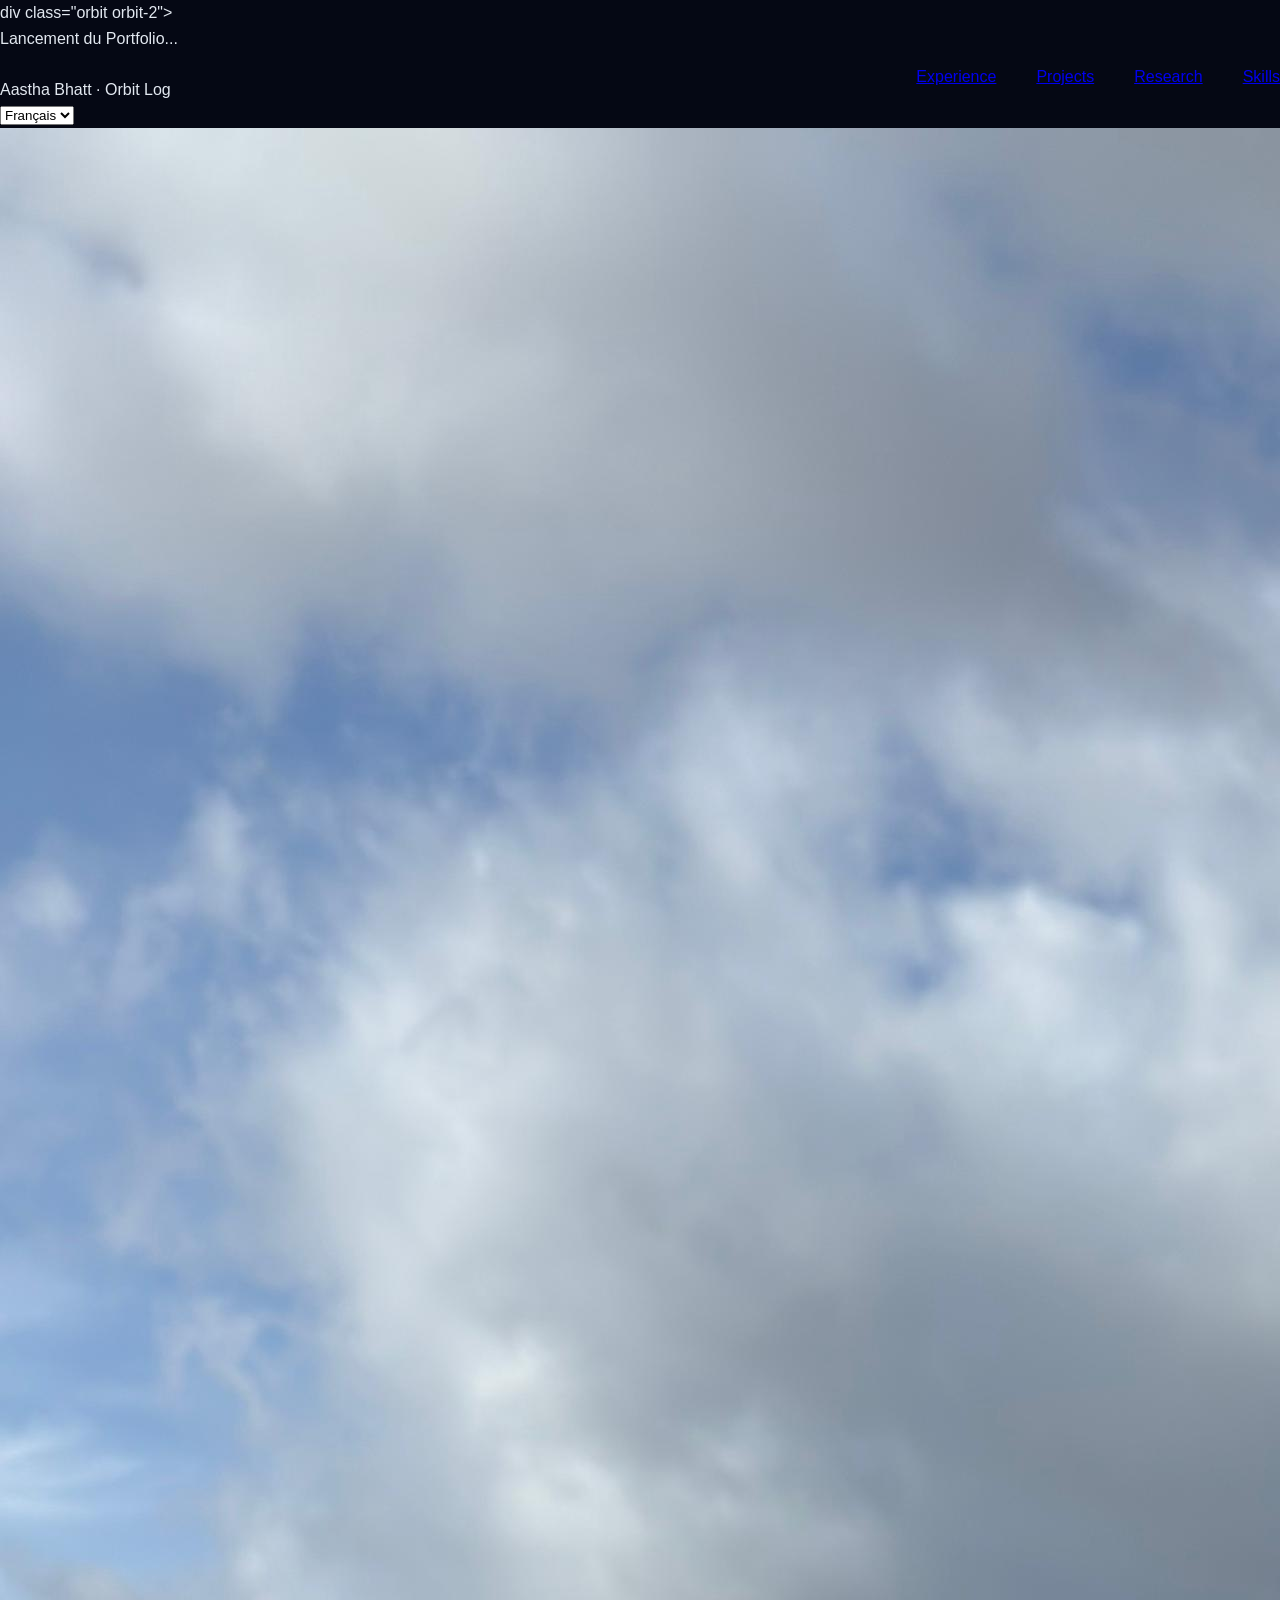
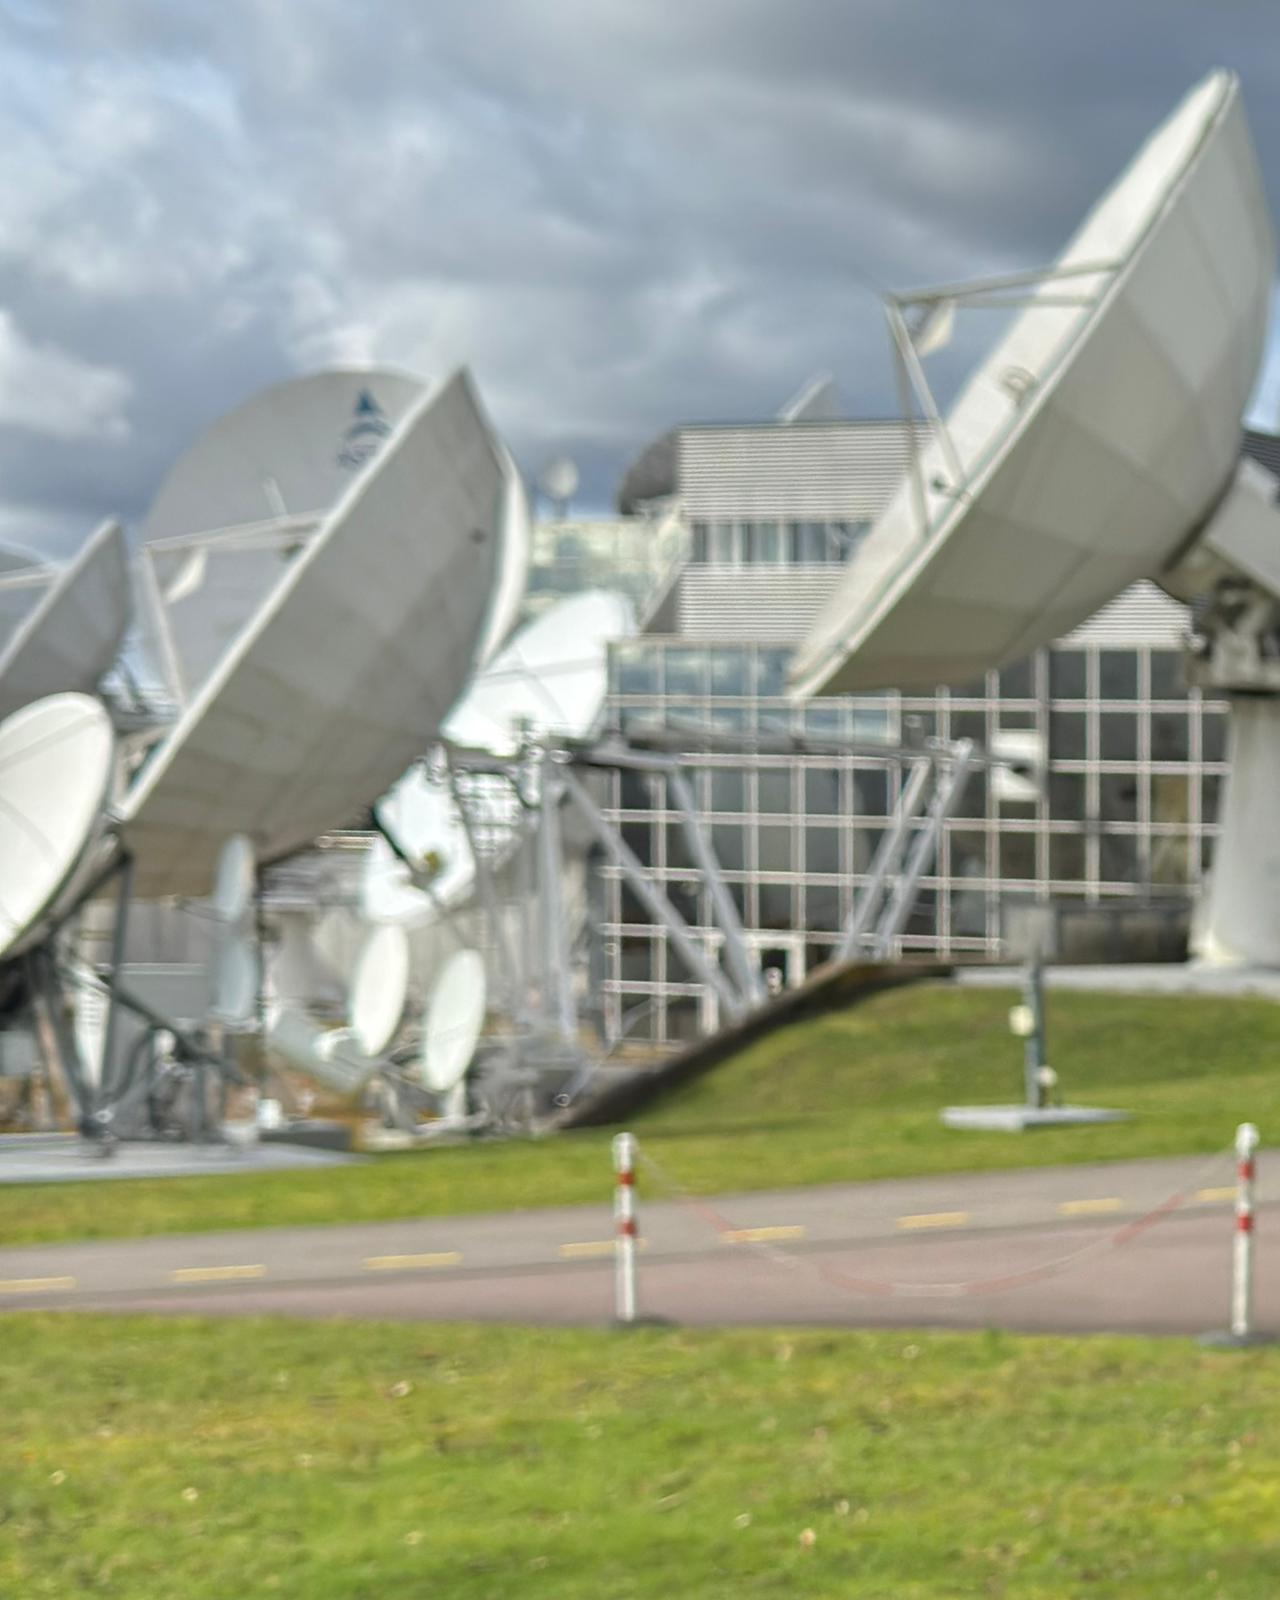
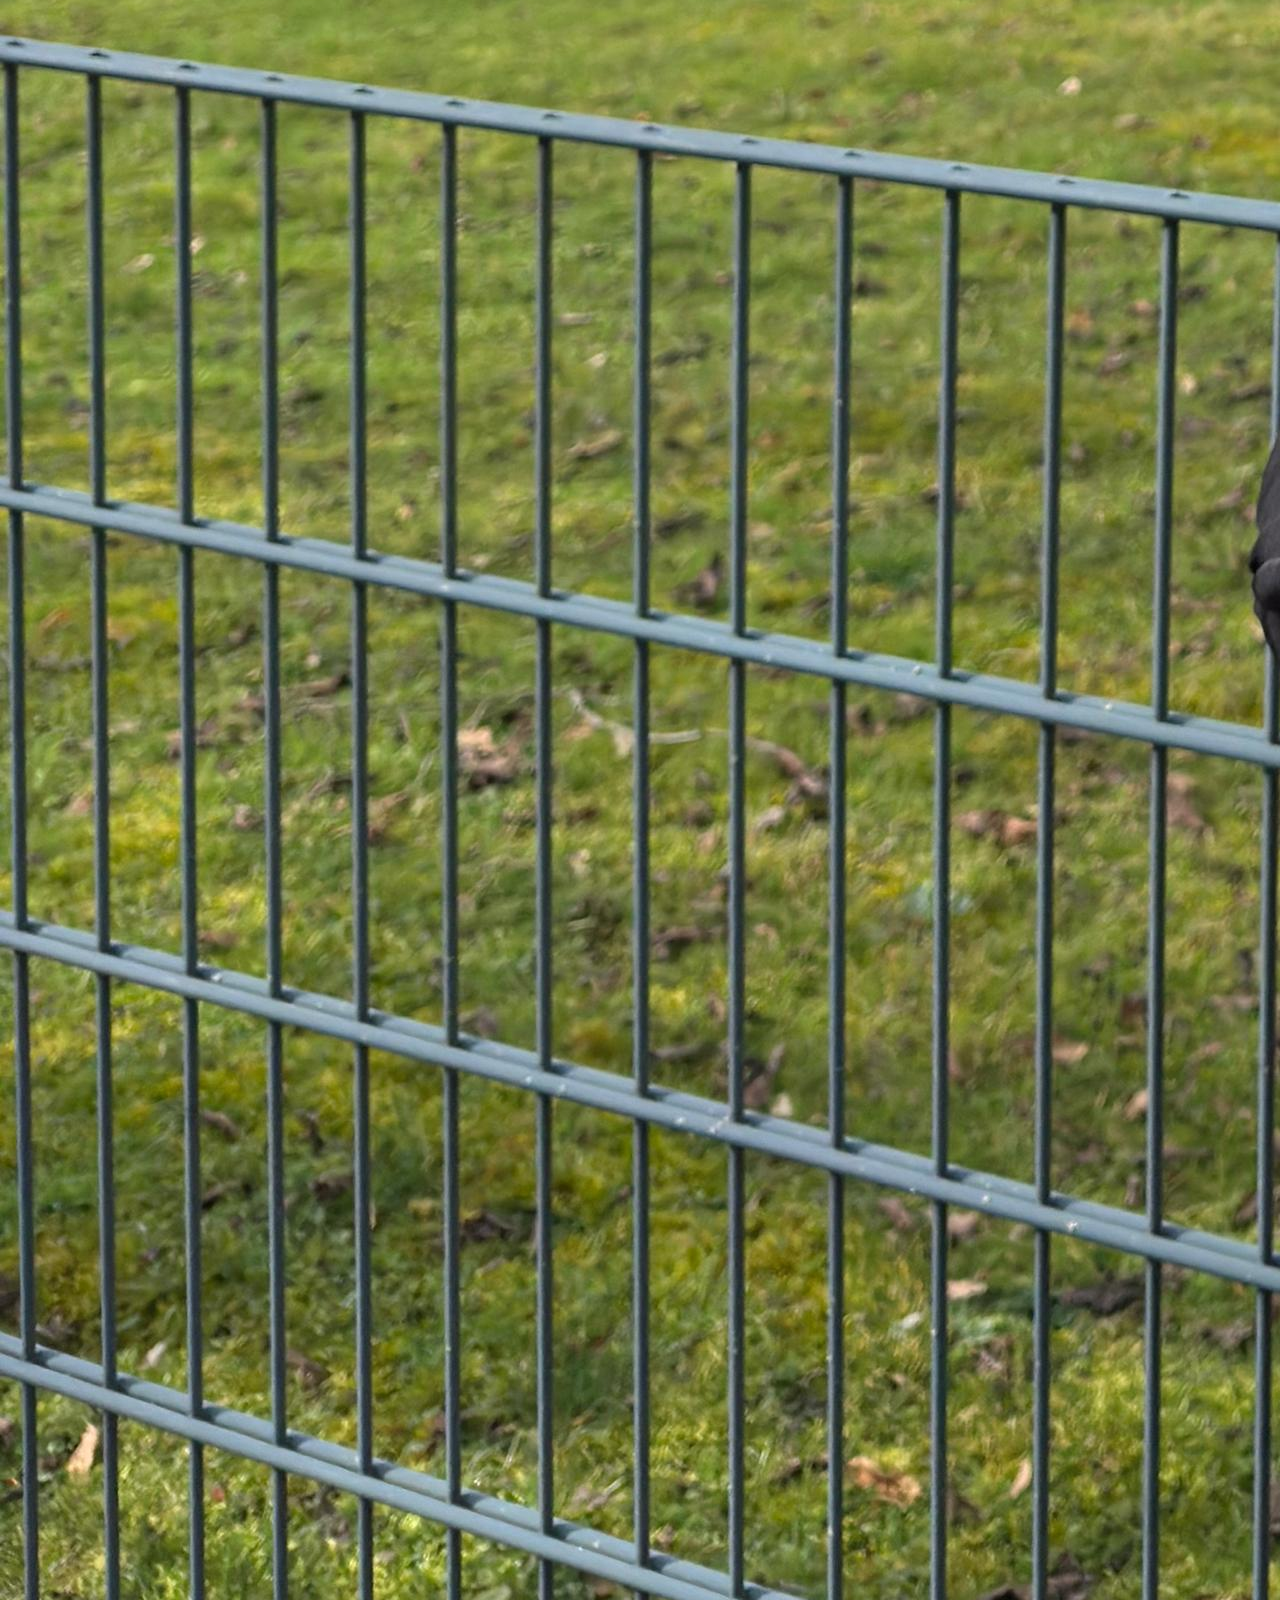
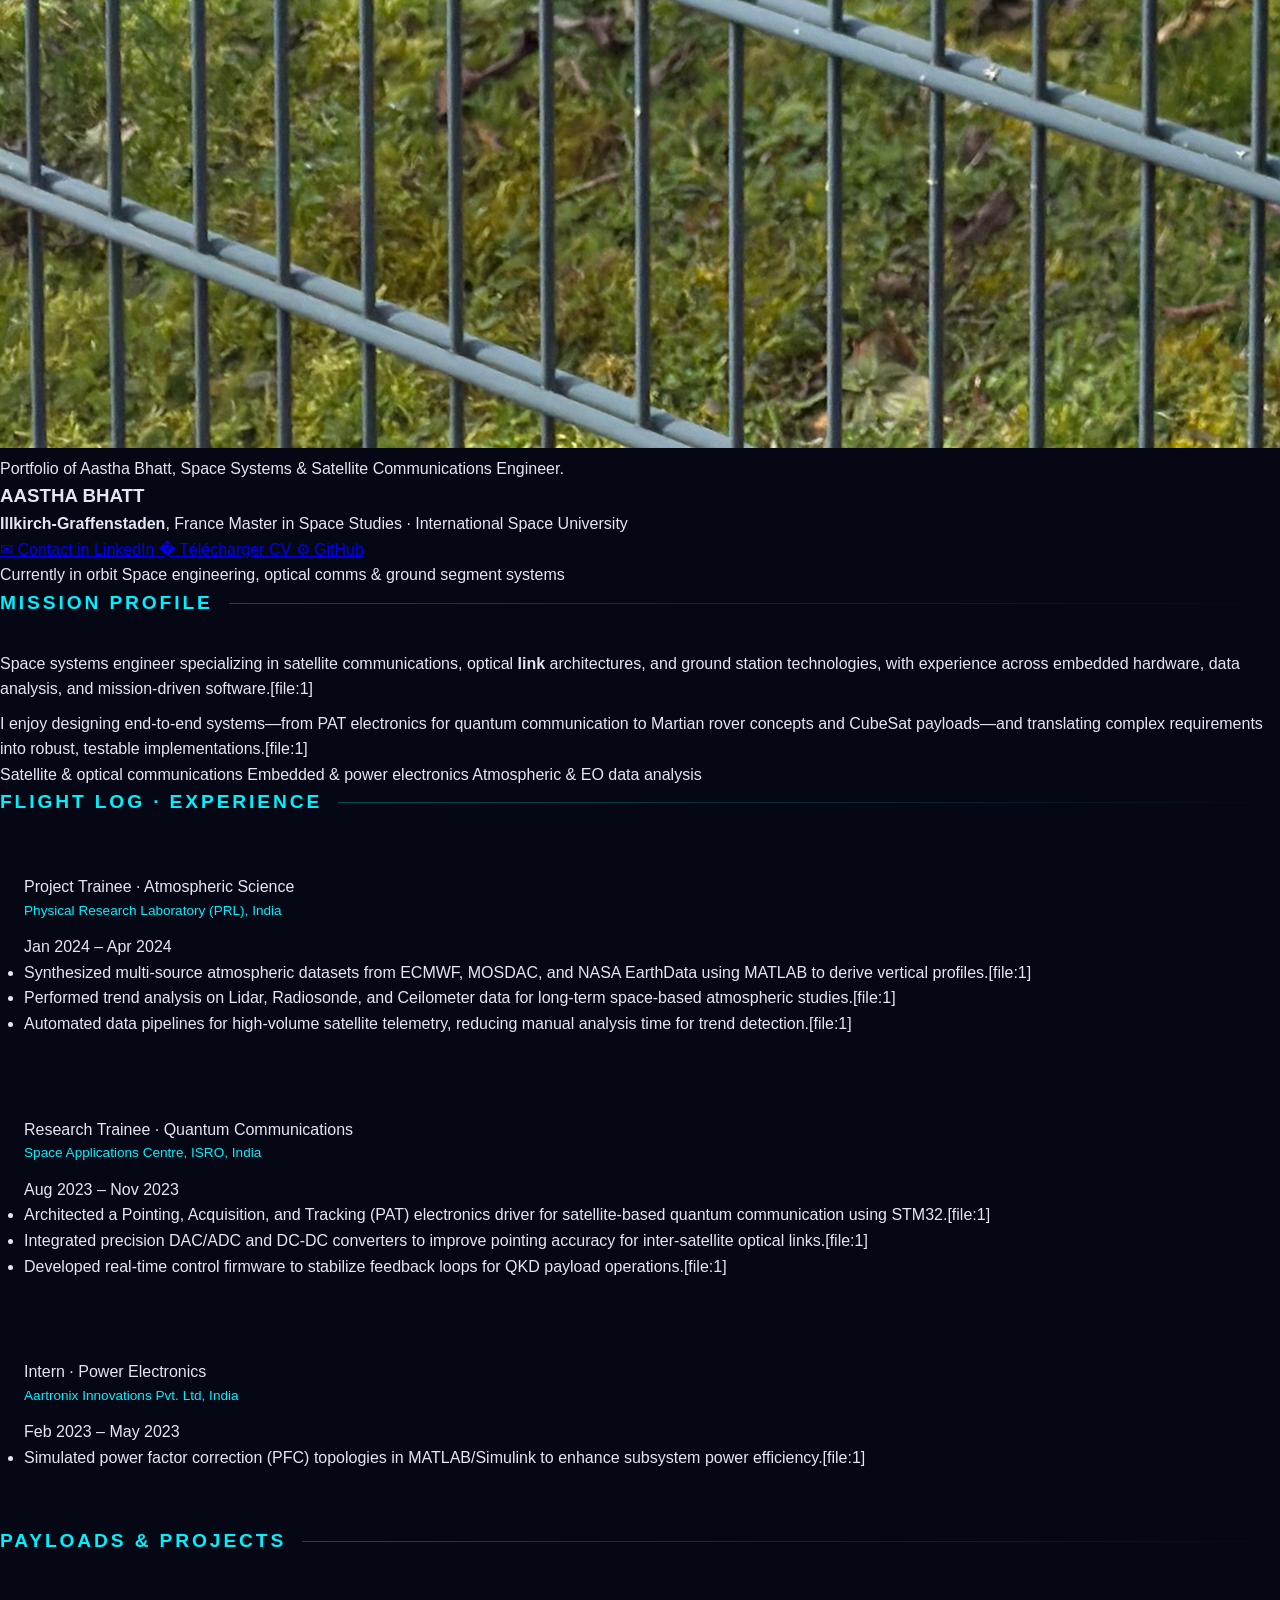
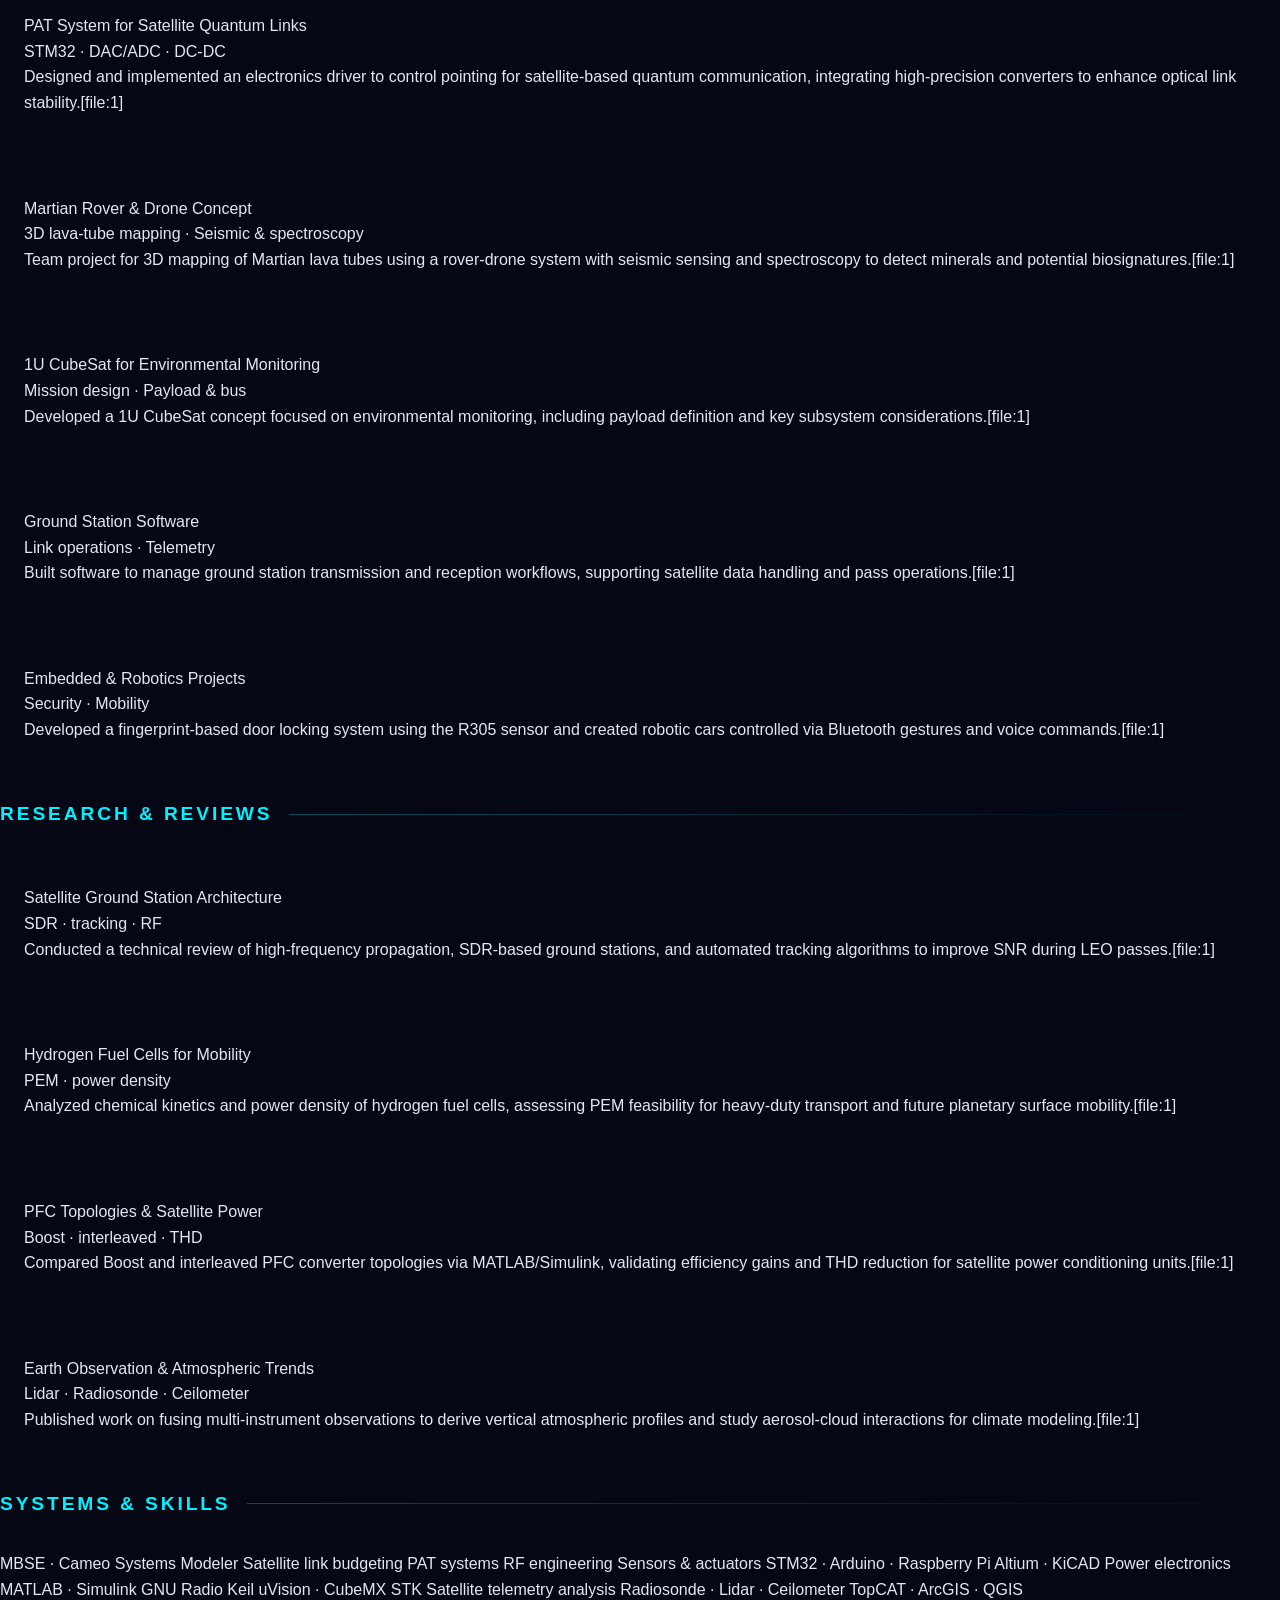
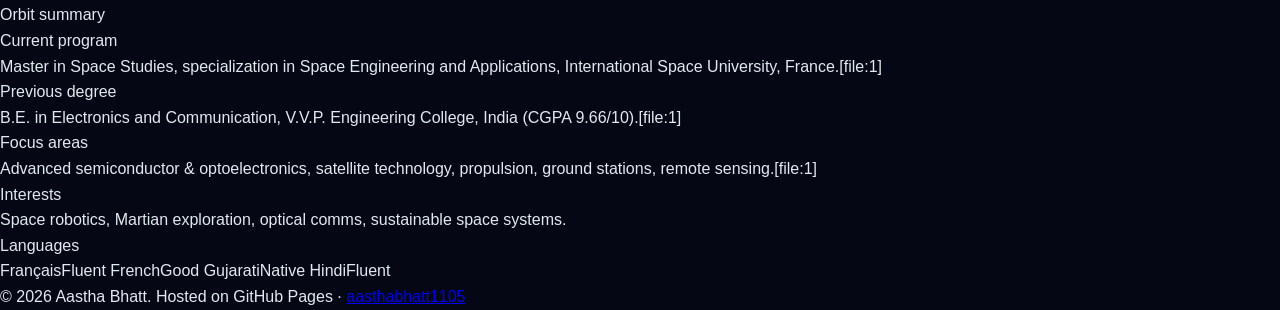
<file: index-fr.html>
<!DOCTYPE html>
<html lang="fr">
<head>
  <meta charset="UTF-8" />
  <title>Aastha Bhatt | Systèmes Spatiaux & Communications par Satellite</title>
  <meta name="viewport" content="width=device-width, initial-scale=1.0" />
  <meta name="description" content="Portfolio of Aastha Bhatt, Portfolio of Aastha Bhatt, Space Systems & Satellite Communications Engineer. Engineer." />
  
  
  <link rel="stylesheet" href="style.css" />
</head>
  

<body>
  <div class="orbit"></div>
div class="orbit orbit-2"></div>
  <div class="orbit orbit-3"></div>

  
<div id="rocket-loader">
  <div class="rocket">
    <div class="rocket-body">
      <div class="rocket-window"></div>
    </div>
    <div class="rocket-fin left"></div>
    <div class="rocket-fin right"></div>
    <div class="rocket-flame"></div>
  </div>
  <div class="loading-text">Lancement du Portfolio...</div>
</div>
  <header>
    <nav class="nav">
      <div class="nav-left">
        <div class="logo-orbit"><span></span></div>
        <div class="nav-title">Aastha Bhatt · Orbit Log</div>
      </div>
      <div class="nav-links">
        <a href="#experience">Experience</a>
        <a href="#projects">Projects</a>
        <a href="#research">Research</a>
        <a href="#skills">Skills</a>
      </div>
    </nav>
  </header>

  <main>
    <section class="layout">
      <!-- Left column: main content -->
      <article class="card">
        
        
<!-- Language Switcher -->
<div class="language-switcher">
    <select id="language-selector" onchange="switchLanguage(this.value)">
    <option value="en">English</option>
    <option value="fr" selected>Français</option>
  </select>
</div><div class="card-inner">
          <!-- Hero -->
          <div class="hero-header">
            <div class="avatar-wrap">
              <div class="avatar">
                <!-- Replace profile.jpg.jpg with your actual file name if different -->
                <img src="profile.jpg.jpg" alt="Portrait of Aastha Bhatt in front of satellite dishes" />
              </div>
            </div>
            <div class="hero-text">
              <div class="hero-subtitle">Portfolio of Aastha Bhatt, Space Systems & Satellite Communications Engineer.</div>
              <h1>Aastha Bhatt</h1>
              <div class="hero-meta">
                <span><strong>Illkirch‑Graffenstaden</strong>, France</span>
                <span>Master in Space Studies · International Space University</span>
              </div>
              <div class="hero-actions">
                <a class="btn" href="mailto:aasthsabhatt10@gmail.com">
                  <span class="icon">✉</span>
                  <span>Contact</span>
                </a>
                <a class="btn secondary" href="https://www.linkedin.com/in/aastha-bhatt-294286215/" target="_blank" rel="noreferrer">
                  <span class="icon">in</span>
                  <span>LinkedIn</span>
                </a>
                <a class="btn" href="Aastha_Bhatt.pdf" download>
                  <span class="icon">�</span>
                  <span>Télécharger CV</span>
                </a>
                <a class="btn secondary" href="https://github.com/aasthabhatt1105" target="_blank" rel="noreferrer">
                  <span class="icon">⚙</span>
                  <span>GitHub</span>
                </a>
              </div>
              <div class="hero-pill">
                <span class="hero-pill-dot"></span>
                <span class="label">Currently in orbit</span>
                <span>Space engineering, optical comms & ground segment systems</span>
              </div>
            </div>
          </div>

          <!-- About -->
          <section class="section">
            <h2 class="section-title">Mission profile</h2>
            <p>
              Space systems engineer specializing in satellite communications, optical <strong>link</strong> architectures, and ground station technologies, with experience across embedded hardware, data analysis, and mission‑driven software.[file:1]
            </p>
            <p style="margin-top:0.55rem;">
              I enjoy designing end‑to‑end systems—from PAT electronics for quantum communication to Martian rover concepts and CubeSat payloads—and translating complex requirements into robust, testable implementations.[file:1]
            </p>
            <div class="badge-row">
              <span class="badge">Satellite & optical communications</span>
              <span class="badge">Embedded & power electronics</span>
              <span class="badge">Atmospheric & EO data analysis</span>
            </div>
          </section>

          <!-- Experience -->
          <section class="section" id="experience">
            <h2 class="section-title">Flight log · Experience</h2>
            <div class="timeline">
              <div class="timeline-item">
                <div class="timeline-dot"></div>
                <div class="timeline-heading">
                  <div>
                    <div class="timeline-role">Project Trainee · Atmospheric Science</div>
                    <div class="timeline-org">Physical Research Laboratory (PRL), India</div>
                  </div>
                  <div class="timeline-meta">Jan 2024 – Apr 2024</div>
                </div>
                <div class="timeline-body">
                  <ul>
                    <li>Synthesized multi‑source atmospheric datasets from ECMWF, MOSDAC, and NASA EarthData using MATLAB to derive vertical profiles.[file:1]</li>
                    <li>Performed trend analysis on Lidar, Radiosonde, and Ceilometer data for long‑term space‑based atmospheric studies.[file:1]</li>
                    <li>Automated data pipelines for high‑volume satellite telemetry, reducing manual analysis time for trend detection.[file:1]</li>
                  </ul>
                </div>
              </div>

              <div class="timeline-item">
                <div class="timeline-dot"></div>
                <div class="timeline-heading">
                  <div>
                    <div class="timeline-role">Research Trainee · Quantum Communications</div>
                    <div class="timeline-org">Space Applications Centre, ISRO, India</div>
                  </div>
                  <div class="timeline-meta">Aug 2023 – Nov 2023</div>
                </div>
                <div class="timeline-body">
                  <ul>
                    <li>Architected a Pointing, Acquisition, and Tracking (PAT) electronics driver for satellite‑based quantum communication using STM32.[file:1]</li>
                    <li>Integrated precision DAC/ADC and DC‑DC converters to improve pointing accuracy for inter‑satellite optical links.[file:1]</li>
                    <li>Developed real‑time control firmware to stabilize feedback loops for QKD payload operations.[file:1]</li>
                  </ul>
                </div>
              </div>

              <div class="timeline-item">
                <div class="timeline-dot"></div>
                <div class="timeline-heading">
                  <div>
                    <div class="timeline-role">Intern · Power Electronics</div>
                    <div class="timeline-org">Aartronix Innovations Pvt. Ltd, India</div>
                  </div>
                  <div class="timeline-meta">Feb 2023 – May 2023</div>
                </div>
                <div class="timeline-body">
                  <ul>
                    <li>Simulated power factor correction (PFC) topologies in MATLAB/Simulink to enhance subsystem power efficiency.[file:1]</li>
                  </ul>
                </div>
              </div>
            </div>
          </section>

          <!-- Projects -->
          <section class="section" id="projects">
            <h2 class="section-title">Payloads & projects</h2>
            <div class="timeline">
              <div class="timeline-item">
                <div class="timeline-dot"></div>
                <div class="timeline-heading">
                  <div class="timeline-role">PAT System for Satellite Quantum Links</div>
                  <div class="timeline-meta">STM32 · DAC/ADC · DC‑DC</div>
                </div>
                <div class="timeline-body">
                  Designed and implemented an electronics driver to control pointing for satellite‑based quantum communication, integrating high‑precision converters to enhance optical link stability.[file:1]
                </div>
              </div>

              <div class="timeline-item">
                <div class="timeline-dot"></div>
                <div class="timeline-heading">
                  <div class="timeline-role">Martian Rover & Drone Concept</div>
                  <div class="timeline-meta">3D lava‑tube mapping · Seismic & spectroscopy</div>
                </div>
                <div class="timeline-body">
                  Team project for 3D mapping of Martian lava tubes using a rover‑drone system with seismic sensing and spectroscopy to detect minerals and potential biosignatures.[file:1]
                </div>
              </div>

              <div class="timeline-item">
                <div class="timeline-dot"></div>
                <div class="timeline-heading">
                  <div class="timeline-role">1U CubeSat for Environmental Monitoring</div>
                  <div class="timeline-meta">Mission design · Payload & bus</div>
                </div>
                <div class="timeline-body">
                  Developed a 1U CubeSat concept focused on environmental monitoring, including payload definition and key subsystem considerations.[file:1]
                </div>
              </div>

              <div class="timeline-item">
                <div class="timeline-dot"></div>
                <div class="timeline-heading">
                  <div class="timeline-role">Ground Station Software</div>
                  <div class="timeline-meta">Link operations · Telemetry</div>
                </div>
                <div class="timeline-body">
                  Built software to manage ground station transmission and reception workflows, supporting satellite data handling and pass operations.[file:1]
                </div>
              </div>

              <div class="timeline-item">
                <div class="timeline-dot"></div>
                <div class="timeline-heading">
                  <div class="timeline-role">Embedded & Robotics Projects</div>
                  <div class="timeline-meta">Security · Mobility</div>
                </div>
                <div class="timeline-body">
                  Developed a fingerprint‑based door locking system using the R305 sensor and created robotic cars controlled via Bluetooth gestures and voice commands.[file:1]
                </div>
              </div>
            </div>
          </section>

          <!-- Research -->
          <section class="section" id="research">
            <h2 class="section-title">Research & reviews</h2>
            <div class="timeline">
              <div class="timeline-item">
                <div class="timeline-dot"></div>
                <div class="timeline-heading">
                  <div class="timeline-role">Satellite Ground Station Architecture</div>
                  <div class="timeline-meta">SDR · tracking · RF</div>
                </div>
                <div class="timeline-body">
                  Conducted a technical review of high‑frequency propagation, SDR‑based ground stations, and automated tracking algorithms to improve SNR during LEO passes.[file:1]
                </div>
              </div>

              <div class="timeline-item">
                <div class="timeline-dot"></div>
                <div class="timeline-heading">
                  <div class="timeline-role">Hydrogen Fuel Cells for Mobility</div>
                  <div class="timeline-meta">PEM · power density</div>
                </div>
                <div class="timeline-body">
                  Analyzed chemical kinetics and power density of hydrogen fuel cells, assessing PEM feasibility for heavy‑duty transport and future planetary surface mobility.[file:1]
                </div>
              </div>

              <div class="timeline-item">
                <div class="timeline-dot"></div>
                <div class="timeline-heading">
                  <div class="timeline-role">PFC Topologies & Satellite Power</div>
                  <div class="timeline-meta">Boost · interleaved · THD</div>
                </div>
                <div class="timeline-body">
                  Compared Boost and interleaved PFC converter topologies via MATLAB/Simulink, validating efficiency gains and THD reduction for satellite power conditioning units.[file:1]
                </div>
              </div>

              <div class="timeline-item">
                <div class="timeline-dot"></div>
                <div class="timeline-heading">
                  <div class="timeline-role">Earth Observation & Atmospheric Trends</div>
                  <div class="timeline-meta">Lidar · Radiosonde · Ceilometer</div>
                </div>
                <div class="timeline-body">
                  Published work on fusing multi‑instrument observations to derive vertical atmospheric profiles and study aerosol‑cloud interactions for climate modeling.[file:1]
                </div>
              </div>
            </div>
          </section>

          <!-- Skills -->
          <section class="section" id="skills">
            <h2 class="section-title">Systems & skills</h2>
            <div class="pill-row">
              <span class="pill">MBSE · Cameo Systems Modeler</span>
              <span class="pill">Satellite link budgeting</span>
              <span class="pill">PAT systems</span>
              <span class="pill">RF engineering</span>
              <span class="pill">Sensors & actuators</span>
              <span class="pill">STM32 · Arduino · Raspberry Pi</span>
              <span class="pill">Altium · KiCAD</span>
              <span class="pill">Power electronics</span>
              <span class="pill">MATLAB · Simulink</span>
              <span class="pill">GNU Radio</span>
              <span class="pill">Keil uVision · CubeMX</span>
              <span class="pill">STK</span>
              <span class="pill">Satellite telemetry analysis</span>
              <span class="pill">Radiosonde · Lidar · Ceilometer</span>
              <span class="pill">TopCAT · ArcGIS · QGIS</span>
            </div>
          </section>
        </div>
      </article>

      <!-- Right column: quick facts -->
      <aside class="side-card">
        <div class="side-heading">Orbit summary</div>
        <div class="constellation-grid">
          <div class="chip">
            <div class="chip-title">Current program</div>
            <div class="chip-body">
              Master in Space Studies, specialization in Space Engineering and Applications, International Space University, France.[file:1]
            </div>
          </div>
          <div class="chip">
            <div class="chip-title">Previous degree</div>
            <div class="chip-body">
              B.E. in Electronics and Communication, V.V.P. Engineering College, India (CGPA 9.66/10).[file:1]
            </div>
          </div>
          <div class="chip">
            <div class="chip-title">Focus areas</div>
            <div class="chip-body">
              Advanced semiconductor & optoelectronics, satellite technology, propulsion, ground stations, remote sensing.[file:1]
            </div>
          </div>
          <div class="chip">
            <div class="chip-title">Interests</div>
            <div class="chip-body">
              Space robotics, Martian exploration, optical comms, sustainable space systems.
            </div>
          </div>
        </div>

        <div class="side-heading">Languages</div>
        <div class="langs">
          <span><span>Français</span><span>Fluent</span></span>
          <span><span>French</span><span>Good</span></span>
          <span><span>Gujarati</span><span>Native</span></span>
          <span><span>Hindi</span><span>Fluent</span></span>
        </div>

      </aside>
    </section>
  </main>

  <footer class="footer">
    <span>© <span id="year"></span> Aastha Bhatt.</span>
    <span>Hosted on GitHub Pages · <a href="https://github.com/aasthabhatt1105" target="_blank" rel="noreferrer">aasthabhatt1105</a></span>
  </footer>

  


  <script src="script.js"></script>
</body>
</html>
</file>
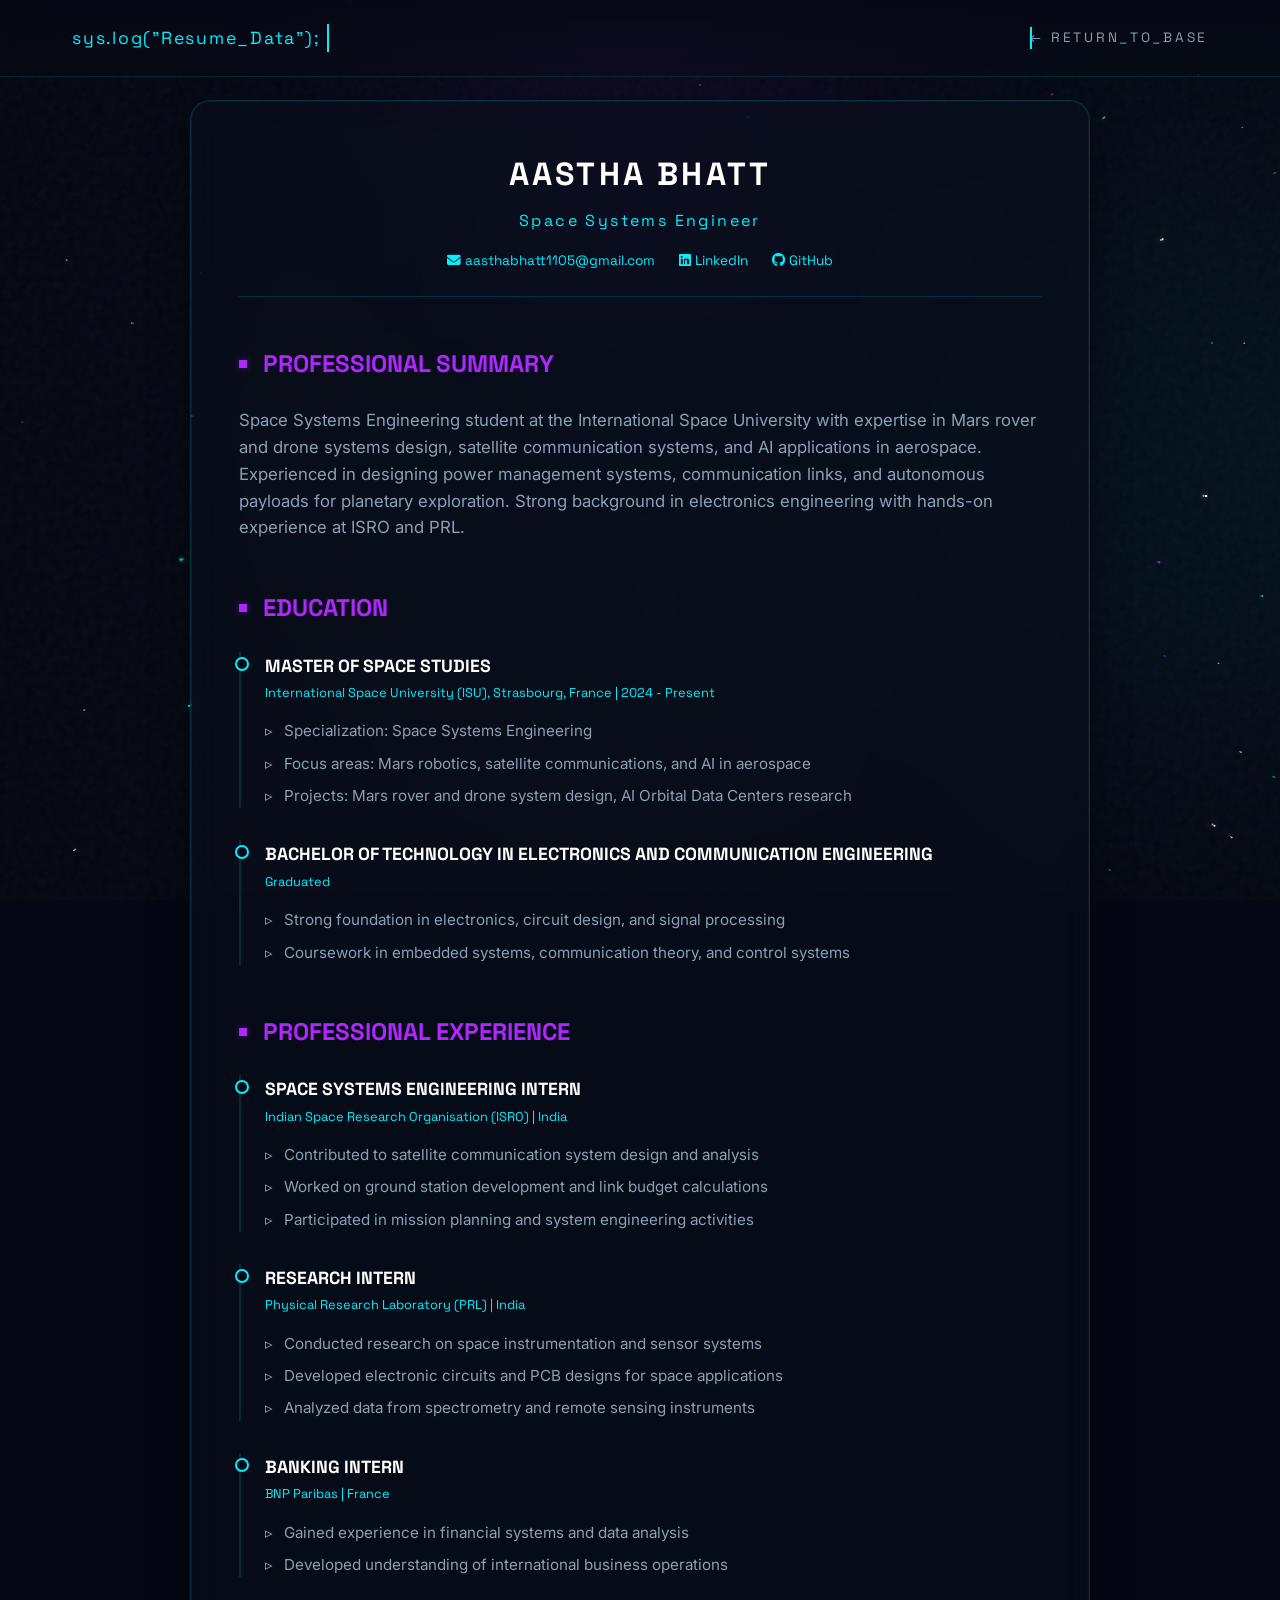
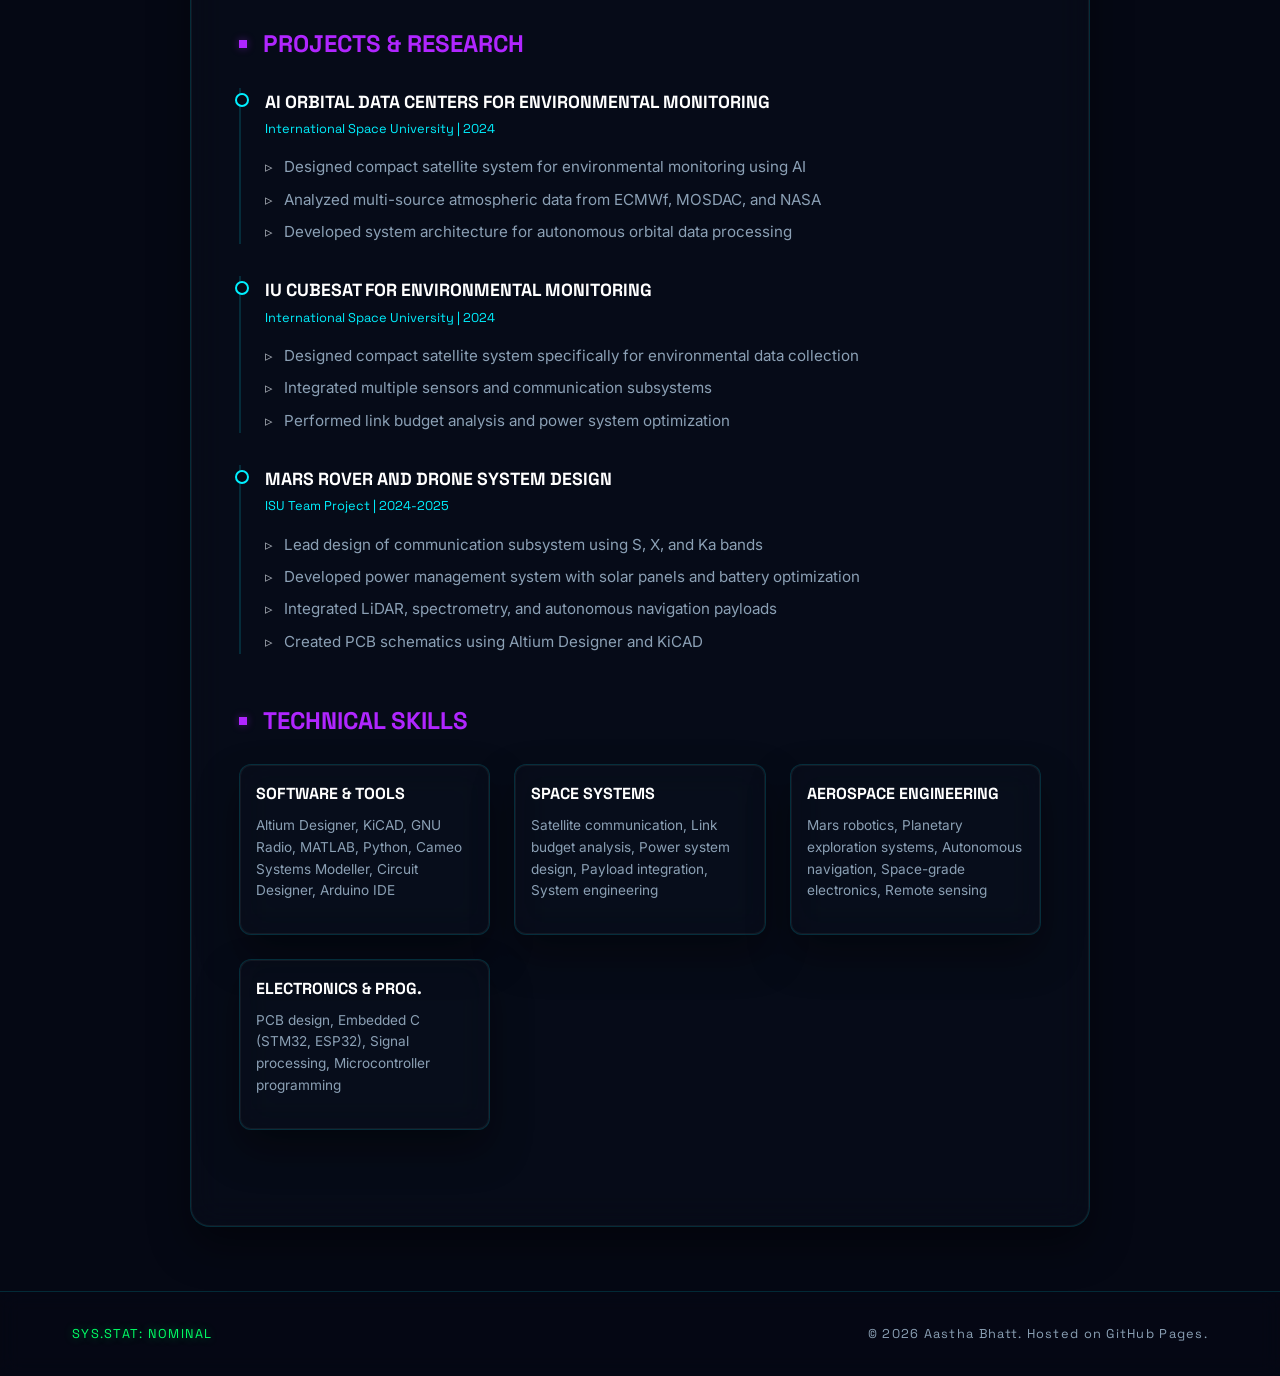
<file: resume.html>
<!DOCTYPE html>
<html lang="en">
<head>
    <meta charset="UTF-8">
    <meta name="viewport" content="width=device-width, initial-scale=1.0">
    <title>Aastha Bhatt - Flight Record (Resume)</title>
    
    <link rel="preconnect" href="https://fonts.googleapis.com">
    <link rel="preconnect" href="https://fonts.gstatic.com" crossorigin>
    <link href="https://fonts.googleapis.com/css2?family=Space+Grotesk:wght@300;400;500;600;700&family=Inter:wght@300;400;500&display=swap" rel="stylesheet">
    <link rel="stylesheet" href="https://cdnjs.cloudflare.com/ajax/libs/font-awesome/6.4.0/css/all.min.css" />
    <link rel="stylesheet" href="style.css" />
    
    <style>
        .resume-container {
            max-width: 900px;
            margin: 100px auto 50px auto;
            position: relative;
            z-index: 10;
        }
        
        .resume-header {
            text-align: center;
            margin-bottom: 3rem;
            padding-bottom: 1.5rem;
            border-bottom: 1px solid var(--glass-border);
        }
        
        .resume-header h1 {
            color: #fff;
            margin-bottom: 0.5rem;
            letter-spacing: 0.1em;
        }
        
        .contact-links {
            display: flex;
            justify-content: center;
            gap: 1.5rem;
            flex-wrap: wrap;
            margin-top: 1rem;
        }
        
        .contact-links a {
            color: var(--accent);
            text-decoration: none;
            font-family: var(--font-sys);
            font-size: 0.85rem;
            transition: color 0.3s;
        }
        
        .contact-links a:hover {
            color: #fff;
            text-shadow: 0 0 10px var(--accent-glow);
        }
        
        .resume-section {
            margin-bottom: 3rem;
        }
        
        .resume-section h2 {
            color: var(--secondary);
            font-size: 1.5rem;
            margin-bottom: 1.5rem;
            display: flex;
            align-items: center;
            gap: 1rem;
        }
        
        .resume-section h2::before {
            content: "";
            display: block;
            width: 8px;
            height: 8px;
            background: var(--secondary);
            box-shadow: 0 0 8px var(--secondary-glow);
        }
        
        .resume-item {
            margin-bottom: 2rem;
            padding-left: 1.5rem;
            border-left: 2px solid var(--glass-border);
            position: relative;
        }
        
        .resume-item::before {
            content: "";
            position: absolute;
            left: -6px;
            top: 5px;
            width: 10px;
            height: 10px;
            border-radius: 50%;
            background: var(--bg-space);
            border: 2px solid var(--accent);
        }
        
        .resume-item h3 {
            color: #fff;
            font-size: 1.1rem;
            margin-bottom: 0.2rem;
        }
        
        .item-meta {
            font-family: var(--font-sys);
            font-size: 0.8rem;
            color: var(--accent);
            margin-bottom: 1rem;
        }
        
        .resume-item ul {
            list-style: none;
            color: var(--text-muted);
            font-size: 0.95rem;
            margin-top: 0.5rem;
        }
        
        .resume-item li {
            margin-bottom: 0.5rem;
            position: relative;
            padding-left: 1.2rem;
        }
        
        .resume-item li::before {
            content: "▹";
            position: absolute;
            left: 0;
            color: var(--text-main);
            opacity: 0.7;
        }
        
        .skills-grid {
            display: grid;
            grid-template-columns: repeat(auto-fit, minmax(250px, 1fr));
            gap: 1.5rem;
        }
    </style>
</head>
<body>
    
    <!-- Background Elements -->
    <canvas id="starfield"></canvas>
    <div class="space-dust"></div>
    <div class="glass-overlay"></div>

    <header class="hud-header">
      <nav class="nav container">
        <div class="nav-left">
          <div class="logo-orbit type-writer">sys.log("Resume_Data");</div>
        </div>
        <div class="nav-links">
          <a href="index.html" class="nav-link" data-text="← RETURN_TO_BASE">← RETURN_TO_BASE</a>
        </div>
      </nav>
    </header>

    <main class="container resume-container glass-card">
        <div class="resume-header">
            <h1>AASTHA BHATT</h1>
            <div class="status-text" style="font-size: 1rem;">Space Systems Engineer</div>
            
            <div class="contact-links">
                <a href="mailto:aasthabhatt1105@gmail.com"><i class="fa-solid fa-envelope"></i> aasthabhatt1105@gmail.com</a>
                <a href="https://linkedin.com/in/aasthabhatt" target="_blank"><i class="fa-brands fa-linkedin"></i> LinkedIn</a>
                <a href="https://github.com/aasthabhatt1105" target="_blank"><i class="fa-brands fa-github"></i> GitHub</a>
            </div>
        </div>

        <div class="resume-section">
            <h2>Professional Summary</h2>
            <p style="color: var(--text-muted); font-size: 1.05rem;">
                Space Systems Engineering student at the International Space University with expertise in Mars rover and drone systems design, satellite communication systems, and AI applications in aerospace. Experienced in designing power management systems, communication links, and autonomous payloads for planetary exploration. Strong background in electronics engineering with hands-on experience at ISRO and PRL.
            </p>
        </div>

        <div class="resume-section">
            <h2>Education</h2>
            <div class="resume-item">
                <h3>Master of Space Studies</h3>
                <div class="item-meta">International Space University (ISU), Strasbourg, France | 2024 - Present</div>
                <ul>
                    <li>Specialization: Space Systems Engineering</li>
                    <li>Focus areas: Mars robotics, satellite communications, and AI in aerospace</li>
                    <li>Projects: Mars rover and drone system design, AI Orbital Data Centers research</li>
                </ul>
            </div>
            <div class="resume-item">
                <h3>Bachelor of Technology in Electronics and Communication Engineering</h3>
                <div class="item-meta">Graduated</div>
                <ul>
                    <li>Strong foundation in electronics, circuit design, and signal processing</li>
                    <li>Coursework in embedded systems, communication theory, and control systems</li>
                </ul>
            </div>
        </div>

        <div class="resume-section">
            <h2>Professional Experience</h2>
            <div class="resume-item">
                <h3>Space Systems Engineering Intern</h3>
                <div class="item-meta">Indian Space Research Organisation (ISRO) | India</div>
                <ul>
                    <li>Contributed to satellite communication system design and analysis</li>
                    <li>Worked on ground station development and link budget calculations</li>
                    <li>Participated in mission planning and system engineering activities</li>
                </ul>
            </div>
            <div class="resume-item">
                <h3>Research Intern</h3>
                <div class="item-meta">Physical Research Laboratory (PRL) | India</div>
                <ul>
                    <li>Conducted research on space instrumentation and sensor systems</li>
                    <li>Developed electronic circuits and PCB designs for space applications</li>
                    <li>Analyzed data from spectrometry and remote sensing instruments</li>
                </ul>
            </div>
            <div class="resume-item">
                <h3>Banking Intern</h3>
                <div class="item-meta">BNP Paribas | France</div>
                <ul>
                    <li>Gained experience in financial systems and data analysis</li>
                    <li>Developed understanding of international business operations</li>
                </ul>
            </div>
        </div>

        <div class="resume-section">
            <h2>Projects & Research</h2>
            <div class="resume-item">
                <h3>AI Orbital Data Centers for Environmental Monitoring</h3>
                <div class="item-meta">International Space University | 2024</div>
                <ul>
                    <li>Designed compact satellite system for environmental monitoring using AI</li>
                    <li>Analyzed multi-source atmospheric data from ECMWf, MOSDAC, and NASA</li>
                    <li>Developed system architecture for autonomous orbital data processing</li>
                </ul>
            </div>
            <div class="resume-item">
                <h3>iU CubeSat for Environmental Monitoring</h3>
                <div class="item-meta">International Space University | 2024</div>
                <ul>
                    <li>Designed compact satellite system specifically for environmental data collection</li>
                    <li>Integrated multiple sensors and communication subsystems</li>
                    <li>Performed link budget analysis and power system optimization</li>
                </ul>
            </div>
            <div class="resume-item">
                <h3>Mars Rover and Drone System Design</h3>
                <div class="item-meta">ISU Team Project | 2024-2025</div>
                <ul>
                    <li>Lead design of communication subsystem using S, X, and Ka bands</li>
                    <li>Developed power management system with solar panels and battery optimization</li>
                    <li>Integrated LiDAR, spectrometry, and autonomous navigation payloads</li>
                    <li>Created PCB schematics using Altium Designer and KiCAD</li>
                </ul>
            </div>
        </div>

        <div class="resume-section">
            <h2>Technical Skills</h2>
            <div class="skills-grid">
                <div class="project-card glass-card small" style="padding: 1rem;">
                    <h4 style="color: #fff; margin-bottom: 0.5rem;">Software & Tools</h4>
                    <p style="font-size: 0.85rem;">Altium Designer, KiCAD, GNU Radio, MATLAB, Python, Cameo Systems Modeller, Circuit Designer, Arduino IDE</p>
                </div>
                <div class="project-card glass-card small" style="padding: 1rem;">
                    <h4 style="color: #fff; margin-bottom: 0.5rem;">Space Systems</h4>
                    <p style="font-size: 0.85rem;">Satellite communication, Link budget analysis, Power system design, Payload integration, System engineering</p>
                </div>
                <div class="project-card glass-card small" style="padding: 1rem;">
                    <h4 style="color: #fff; margin-bottom: 0.5rem;">Aerospace Engineering</h4>
                    <p style="font-size: 0.85rem;">Mars robotics, Planetary exploration systems, Autonomous navigation, Space-grade electronics, Remote sensing</p>
                </div>
                <div class="project-card glass-card small" style="padding: 1rem;">
                    <h4 style="color: #fff; margin-bottom: 0.5rem;">Electronics & Prog.</h4>
                    <p style="font-size: 0.85rem;">PCB design, Embedded C (STM32, ESP32), Signal processing, Microcontroller programming</p>
                </div>
            </div>
        </div>
        
    </main>
    
    <footer class="cyber-footer">
        <div class="container footer-content">
          <div class="system-status">SYS.STAT: NOMINAL</div>
          <div class="copyright">© 2026 Aastha Bhatt. Hosted on GitHub Pages.</div>
        </div>
    </footer>

    <!-- Use the same script for the background -->
    <script src="script.js"></script>
</body>
</html>
</file>
<file: style.css>
:root {
  /* Premium Dark Space Palette */
  --bg-space: #050814;
  --bg-deep: #0a0b12;
  
  --accent: #00f0ff;      /* Cyan */
  --accent-glow: rgba(0, 240, 255, 0.4);
  --secondary: #b026ff;   /* Magenta/Purple */
  --secondary-glow: rgba(176, 38, 255, 0.4);
  
  --glass-bg: rgba(10, 16, 30, 0.45);
  --glass-border: rgba(0, 240, 255, 0.15);
  --glass-highlight: rgba(255, 255, 255, 0.05);
  
  --text-main: #e2e8f0;
  --text-muted: #8ba0b5;
  --font-sys: 'Space Grotesk', sans-serif;
  --font-body: 'Inter', sans-serif;
  
  /* Layout */
  --max-w: 1200px;
}

* {
  box-sizing: border-box;
  margin: 0;
  padding: 0;
}

body {
  font-family: var(--font-body);
  background-color: var(--bg-space);
  color: var(--text-main);
  line-height: 1.6;
  overflow-x: hidden;
  min-height: 100vh;
}

/* Scrollbar */
::-webkit-scrollbar { width: 8px; }
::-webkit-scrollbar-track { background: var(--bg-deep); }
::-webkit-scrollbar-thumb { background: var(--accent); border-radius: 4px; }
::-webkit-scrollbar-thumb:hover { background: var(--secondary); }

/* Typography */
h1, h2, h3, h4, .nav-link, .cyber-btn {
  font-family: var(--font-sys);
  text-transform: uppercase;
}

.highlight {
  color: var(--accent);
  text-shadow: 0 0 10px var(--accent-glow);
}

/* Container */
.container {
  max-width: var(--max-w);
  margin: 0 auto;
  padding: 0 2rem;
  width: 100%;
}

/* =========================================
   BACKGROUND & LOADER
   ========================================= */
#starfield {
  position: fixed;
  top: 0;
  left: 0;
  width: 100vw;
  height: 100vh;
  z-index: -3;
  background: radial-gradient(circle at center, #0a0d1f 0%, #030408 100%);
}

.space-dust {
  position: fixed;
  top: 0;
  left: 0;
  width: 100vw;
  height: 100vh;
  background-image: url('data:image/svg+xml,%3Csvg viewBox="0 0 200 200" xmlns="http://www.w3.org/2000/svg"%3E%3Cfilter id="noiseFilter"%3E%3CfeTurbulence type="fractalNoise" baseFrequency="0.65" numOctaves="3" stitchTiles="stitch"/%3E%3C/filter%3E%3Crect width="100%25" height="100%25" filter="url(%23noiseFilter)" opacity="0.04"/%3E%3C/svg%3E');
  z-index: -2;
  pointer-events: none;
}

.glass-overlay {
  position: fixed;
  inset: 0;
  background: radial-gradient(circle at 50% 0%, rgba(176, 38, 255, 0.05), transparent 40%),
              radial-gradient(circle at 100% 50%, rgba(0, 240, 255, 0.05), transparent 40%);
  z-index: -1;
  pointer-events: none;
}

/* Loader */
#loader {
  position: fixed;
  inset: 0;
  background: var(--bg-space);
  z-index: 9999;
  display: flex;
  flex-direction: column;
  align-items: center;
  justify-content: center;
  gap: 2rem;
  transition: opacity 0.8s ease, visibility 0.8s;
}

.loader-text {
  font-family: var(--font-sys);
  color: var(--accent);
  letter-spacing: 0.3em;
  font-size: 1.2rem;
  animation: pulseText 1.5s infinite alternate;
}

.progress-bar {
  width: 300px;
  height: 4px;
  background: rgba(255,255,255,0.1);
  border-radius: 2px;
  overflow: hidden;
}

.progress {
  width: 0%;
  height: 100%;
  background: var(--accent);
  box-shadow: 0 0 10px var(--accent-glow);
  transition: width 0.2s;
}

@keyframes pulseText {
  from { opacity: 0.5; text-shadow: none; }
  to { opacity: 1; text-shadow: 0 0 15px var(--accent-glow); }
}

/* =========================================
   HEADER / HUD NAV
   ========================================= */
.hud-header {
  position: fixed;
  top: 0;
  width: 100%;
  z-index: 100;
  padding: 1.5rem 0;
  backdrop-filter: blur(10px);
  -webkit-backdrop-filter: blur(10px);
  border-bottom: 1px solid var(--glass-border);
  background: linear-gradient(to bottom, rgba(5,8,20,0.9), transparent);
}

.nav {
  display: flex;
  justify-content: space-between;
  align-items: center;
}

.logo-orbit {
  font-family: var(--font-sys);
  color: var(--accent);
  font-size: 1.1rem;
  letter-spacing: 0.1em;
  display: inline-block;
  border-right: 2px solid var(--accent);
  padding-right: 8px;
  animation: typingCursor 1s infinite step-end;
}

@keyframes typingCursor { 50% { border-color: transparent; } }

.nav-links {
  display: flex;
  gap: 2.5rem;
}

.nav-link {
  color: var(--text-muted);
  text-decoration: none;
  font-size: 0.85rem;
  letter-spacing: 0.2em;
  position: relative;
  transition: color 0.3s;
}

.nav-link::before {
  content: attr(data-text);
  position: absolute;
  color: var(--accent);
  width: 0;
  overflow: hidden;
  transition: width 0.3s;
  white-space: nowrap;
  border-right: 2px solid var(--accent);
}

.nav-link:hover { color: transparent; }
.nav-link:hover::before { width: 100%; }

/* =========================================
   UI COMPONENTS
   ========================================= */
.glass-card {
  background: var(--glass-bg);
  backdrop-filter: blur(16px);
  -webkit-backdrop-filter: blur(16px);
  border: 1px solid var(--glass-border);
  box-shadow: inset 0 0 0 1px var(--glass-highlight),
              0 20px 40px rgba(0,0,0,0.4);
  border-radius: 20px;
  padding: 3rem;
  position: relative;
  overflow: hidden;
}

.cyber-btn {
  display: inline-flex;
  align-items: center;
  gap: 0.8rem;
  padding: 0.8rem 1.8rem;
  border-radius: 4px;
  font-size: 0.9rem;
  letter-spacing: 0.15em;
  cursor: pointer;
  text-decoration: none;
  position: relative;
  transition: all 0.3s ease;
  overflow: hidden;
}

.cyber-btn.primary {
  background: rgba(0, 240, 255, 0.1);
  color: var(--accent);
  border: 1px solid var(--accent);
  box-shadow: 0 0 15px var(--accent-glow);
}

.cyber-btn.primary:hover {
  background: var(--accent);
  color: #000;
  box-shadow: 0 0 30px var(--accent-glow);
}

.cyber-btn.secondary {
  background: transparent;
  color: var(--text-main);
  border: 1px solid var(--text-muted);
}

.cyber-btn.secondary:hover {
  border-color: var(--text-main);
  background: rgba(255,255,255,0.05);
}

/* =========================================
   CINEMATIC HERO SECTION
   ========================================= */
.cinematic-hero {
  height: 300vh; /* Extremely tall to allow a long scroll sequence */
  position: relative;
  width: 100vw;
  margin-left: calc(-50vw + 50%); /* Break out of container constraints */
}

/* Interactive ISS Canvas Background */
#iss-canvas {
  position: fixed;
  top: 0;
  left: 0;
  width: 100vw;
  height: 100vh;
  z-index: -2; /* Behind glass overlay, in front of starfield */
  opacity: 0; /* Animated in via GSAP */
}

.scroll-prompt {
  position: fixed;
  bottom: 50px;
  left: 50%;
  transform: translateX(-50%);
  display: flex;
  flex-direction: column;
  align-items: center;
  gap: 10px;
  color: var(--accent);
  font-family: var(--font-sys);
  font-size: 0.8rem;
  letter-spacing: 0.2em;
  opacity: 0; /* Animated in via GSAP */
  z-index: 10;
}

.sticky-profile {
  position: sticky;
  top: 15vh;
  width: 100%;
  max-width: var(--max-w);
  margin: 0 auto;
  opacity: 0; /* Base opacity manipulated by GSAP scrolltrigger */
}

.hero-grid {
  display: grid;
  grid-template-columns: 1fr 1fr;
  gap: 4rem;
  align-items: center;
}

.status-badge {
  display: inline-flex;
  align-items: center;
  gap: 0.6rem;
  padding: 0.4rem 1rem;
  background: rgba(0, 240, 255, 0.1);
  border: 1px solid rgba(0, 240, 255, 0.3);
  border-radius: 100px;
  margin-bottom: 2rem;
}

.pulse-dot {
  width: 8px;
  height: 8px;
  background: var(--accent);
  border-radius: 50%;
  box-shadow: 0 0 8px var(--accent);
  animation: pulseDot 2s infinite;
}

@keyframes pulseDot {
  0% { box-shadow: 0 0 0 0 var(--accent-glow); }
  70% { box-shadow: 0 0 0 10px rgba(0,240,255,0); }
  100% { box-shadow: 0 0 0 0 rgba(0,240,255,0); }
}

.status-text {
  font-family: var(--font-sys);
  font-size: 0.75rem;
  letter-spacing: 0.15em;
  color: var(--accent);
}

h1.glitch {
  font-size: clamp(3rem, 5vw, 5.5rem);
  font-weight: 700;
  line-height: 1.1;
  margin-bottom: 0.5rem;
  color: #fff;
  position: relative;
}

/* Simple CSS Glitch Effect on Hover */
h1.glitch:hover::before, h1.glitch:hover::after {
  content: attr(data-text);
  position: absolute;
  top: 0;
  left: 0;
  width: 100%;
  height: 100%;
  background: var(--glass-bg);
}
h1.glitch:hover::before {
  left: 3px;
  text-shadow: -2px 0 red;
  clip: rect(24px, 550px, 90px, 0);
  animation: glitch-anim 2s infinite linear alternate-reverse;
}
h1.glitch:hover::after {
  left: -3px;
  text-shadow: -2px 0 blue;
  clip: rect(85px, 550px, 140px, 0);
  animation: glitch-anim 2.5s infinite linear alternate-reverse;
}

@keyframes glitch-anim {
  0% { clip: rect(26px, 9999px, 83px, 0); }
  20% { clip: rect(69px, 9999px, 4px, 0); }
  40% { clip: rect(11px, 9999px, 98px, 0); }
  60% { clip: rect(51px, 9999px, 13px, 0); }
  80% { clip: rect(89px, 9999px, 43px, 0); }
  100% { clip: rect(38px, 9999px, 72px, 0); }
}

.role-title {
  font-size: clamp(1.2rem, 2vw, 1.8rem);
  font-weight: 300;
  color: var(--text-muted);
  margin-bottom: 1.5rem;
}

.hero-desc {
  font-size: 1.1rem;
  max-width: 90%;
  margin-bottom: 2rem;
  color: #a0aec0;
}

.telemetry-bar {
  display: flex;
  gap: 2rem;
  margin-bottom: 2.5rem;
  padding: 1rem;
  background: rgba(0,0,0,0.3);
  border-left: 2px solid var(--accent);
  font-family: var(--font-sys);
  font-size: 0.85rem;
  letter-spacing: 0.1em;
  color: var(--text-muted);
}

.telemetry-bar i { color: var(--accent); margin-right: 0.5rem; }

.action-bay {
  display: flex;
  align-items: center;
  gap: 1.5rem;
  flex-wrap: wrap;
}

.social-bay {
  display: flex;
  gap: 1rem;
  margin-left: auto;
}

.social-icon {
  display: flex;
  align-items: center;
  justify-content: center;
  width: 45px;
  height: 45px;
  border-radius: 50%;
  border: 1px solid var(--glass-border);
  color: var(--text-main);
  text-decoration: none;
  transition: all 0.3s;
  background: rgba(255,255,255,0.02);
}

.social-icon:hover {
  border-color: var(--accent);
  color: var(--accent);
  box-shadow: 0 0 15px var(--accent-glow);
  transform: translateY(-3px);
}

/* =========================================
   HERO AVATAR (HOLOGRAPHIC HUD)
   ========================================= */
.hero-visual-area {
  position: relative;
  display: flex;
  justify-content: center;
  align-items: center;
}

.avatar-container {
  position: relative;
  width: 180px;
  height: 180px;
  border-radius: 50%;
  overflow: hidden;
  border: 2px solid var(--accent);
  box-shadow: 0 0 20px var(--accent-glow);
  background: rgba(0,0,0,0.5);
  margin-left: auto;
  margin-right: auto;
}

.hero-avatar {
  width: 100%;
  height: 100%;
  object-fit: cover;
  transition: transform 0.5s;
}

.avatar-container:hover .hero-avatar {
  transform: scale(1.05);
}

/* HUD Overlay Elements */
.scanner-line {
  position: absolute;
  top: -10px;
  left: 0;
  width: 100%;
  height: 4px;
  background: var(--accent);
  box-shadow: 0 0 20px 5px var(--accent-glow);
  opacity: 0.6;
  animation: scan 4s linear infinite;
  z-index: 5;
}

@keyframes scan {
  0% { top: -10px; }
  50% { top: 100%; }
  100% { top: -10px; }
}

.crosshairs div {
  position: absolute;
  width: 20px;
  height: 20px;
  border: 2px solid var(--accent);
  z-index: 5;
  opacity: 0.5;
}
.tl { top: 15px; left: 15px; border-right: none !important; border-bottom: none !important; }
.tr { top: 15px; right: 15px; border-left: none !important; border-bottom: none !important; }
.bl { bottom: 15px; left: 15px; border-right: none !important; border-top: none !important; }
.br { bottom: 15px; right: 15px; border-left: none !important; border-top: none !important; }

/* Floating Tags */
.floating-tech-tags {
  position: absolute;
  inset: -30px;
  pointer-events: none;
}

.tech-tag {
  position: absolute;
  background: rgba(10, 16, 30, 0.8);
  border: 1px solid var(--glass-border);
  backdrop-filter: blur(5px);
  padding: 0.5rem 1rem;
  border-radius: 4px;
  font-family: var(--font-sys);
  font-size: 0.75rem;
  letter-spacing: 0.1em;
  color: var(--text-main);
  animation: floatTag 6s ease-in-out infinite;
  animation-delay: var(--d);
}

.tech-tag:nth-child(1) { top: 10%; left: -5%; }
.tech-tag:nth-child(2) { top: 25%; right: -10%; border-color: var(--secondary); color: var(--secondary); }
.tech-tag:nth-child(3) { bottom: 30%; left: -10%; }
.tech-tag:nth-child(4) { bottom: 15%; right: -5%; border-color: var(--accent); color: var(--accent); }

@keyframes floatTag {
  0%, 100% { transform: translateY(0); }
  50% { transform: translateY(-15px); }
}

/* =========================================
   RESPONSIVE
   ========================================= */
@media (max-width: 992px) {
  .hero-grid { grid-template-columns: 1fr; gap: 3rem; text-align: center; }
  .telemetry-bar { justify-content: center; }
  .action-bay { justify-content: center; }
  .social-bay { margin-left: auto; margin-right: auto; }
  .avatar-container { margin: 0 auto; width: 100%; max-width: 350px; }
}

/* =========================================
   GRID LAYOUTS & DATA COLUMNS (Timeline)
   ========================================= */
.data-grid {
  display: grid;
  grid-template-columns: 1fr 1fr;
  gap: 3rem;
  padding: 4rem 0;
}

@media (max-width: 900px) {
  .data-grid { grid-template-columns: 1fr; }
}

.section-title {
  color: var(--accent);
  font-size: 1.2rem;
  letter-spacing: 0.15em;
  margin-bottom: 2rem;
  display: flex;
  align-items: center;
  gap: 1rem;
}

.section-title::after {
  content: "";
  flex: 1;
  height: 1px;
  background: linear-gradient(to right, var(--accent), transparent);
  opacity: 0.3;
}

.timeline-container {
  position: relative;
  padding-left: 2rem;
}

.timeline-track {
  position: absolute;
  left: 6px;
  top: 10px;
  bottom: 0;
  width: 2px;
  background: var(--glass-border);
}

.timeline-item {
  position: relative;
  margin-bottom: 2rem;
  padding: 1.5rem;
  border-radius: 12px;
}

.timeline-item.small { padding: 1.2rem 1.5rem; }

.timeline-node {
  position: absolute;
  left: -2.35rem;
  top: 1.5rem;
  width: 14px;
  height: 14px;
  border-radius: 50%;
  background: var(--bg-space);
  border: 2px solid var(--accent);
  box-shadow: 0 0 10px var(--accent-glow);
  z-index: 2;
}

.timeline-header {
  display: flex;
  justify-content: space-between;
  align-items: flex-start;
  margin-bottom: 0.5rem;
  gap: 1rem;
}

.timeline-header h4 {
  font-size: 1rem;
  color: #fff;
  line-height: 1.3;
}

.time-stamp {
  font-family: var(--font-sys);
  font-size: 0.75rem;
  color: var(--secondary);
  white-space: nowrap;
}

.timeline-org {
  font-size: 0.85rem;
  color: var(--accent);
  margin-bottom: 0.8rem;
}

.timeline-details {
  list-style-type: none;
  font-size: 0.9rem;
  color: var(--text-muted);
}

.timeline-details li {
  position: relative;
  margin-bottom: 0.5rem;
  padding-left: 1.2rem;
}

.timeline-details li::before {
  content: "▹";
  position: absolute;
  left: 0;
  color: var(--accent);
  opacity: 0.8;
}

/* =========================================
   PROJECT CARDS & SKILLS
   ========================================= */
.project-grid {
  display: grid;
  gap: 1.5rem;
}

.project-card {
  border-radius: 12px;
  padding: 1.5rem;
  transition: transform 0.3s, box-shadow 0.3s, border-color 0.3s;
}

.project-card:hover {
  transform: translateY(-5px);
  border-color: var(--accent);
  box-shadow: 0 10px 30px rgba(0,240,255,0.1);
}

.project-top {
  display: flex;
  align-items: center;
  gap: 1rem;
  margin-bottom: 0.8rem;
}

.project-top h4 {
  font-size: 1.1rem;
  color: #fff;
}

.icon-accent {
  color: var(--accent);
  font-size: 1.2rem;
}

.project-card p {
  font-size: 0.9rem;
  color: var(--text-muted);
  margin-bottom: 1rem;
}

.tech-stack {
  display: flex;
  flex-wrap: wrap;
  gap: 0.5rem;
}

.tech-stack span {
  font-family: var(--font-sys);
  font-size: 0.7rem;
  padding: 0.2rem 0.6rem;
  background: rgba(176, 38, 255, 0.1);
  color: var(--secondary);
  border: 1px solid rgba(176, 38, 255, 0.3);
  border-radius: 4px;
}

.mt-4 { margin-top: 3rem; }

.skills-cloud {
  display: flex;
  flex-wrap: wrap;
  gap: 0.8rem;
}

.skill-chip {
  padding: 0.5rem 1rem;
  background: rgba(0, 240, 255, 0.05);
  border: 1px solid var(--glass-border);
  border-radius: 100px;
  font-size: 0.85rem;
  color: var(--text-main);
  transition: all 0.3s;
  cursor: default;
}

.skill-chip:hover {
  border-color: var(--accent);
  color: var(--accent);
  box-shadow: 0 0 15px var(--accent-glow);
}

/* =========================================
   FOOTER
   ========================================= */
.cyber-footer {
  margin-top: 4rem;
  padding: 2rem 0;
  border-top: 1px solid var(--glass-border);
  background: rgba(5,8,20,0.8);
  backdrop-filter: blur(10px);
}

.footer-content {
  display: flex;
  justify-content: space-between;
  align-items: center;
  font-family: var(--font-sys);
  font-size: 0.8rem;
  letter-spacing: 0.1em;
  color: var(--text-muted);
}

.system-status {
  color: #00ff66;
  text-shadow: 0 0 10px rgba(0,255,102,0.4);
}

@media (max-width: 600px) {
  .footer-content {
    flex-direction: column;
    gap: 1rem;
    text-align: center;
  }
}
</file>
